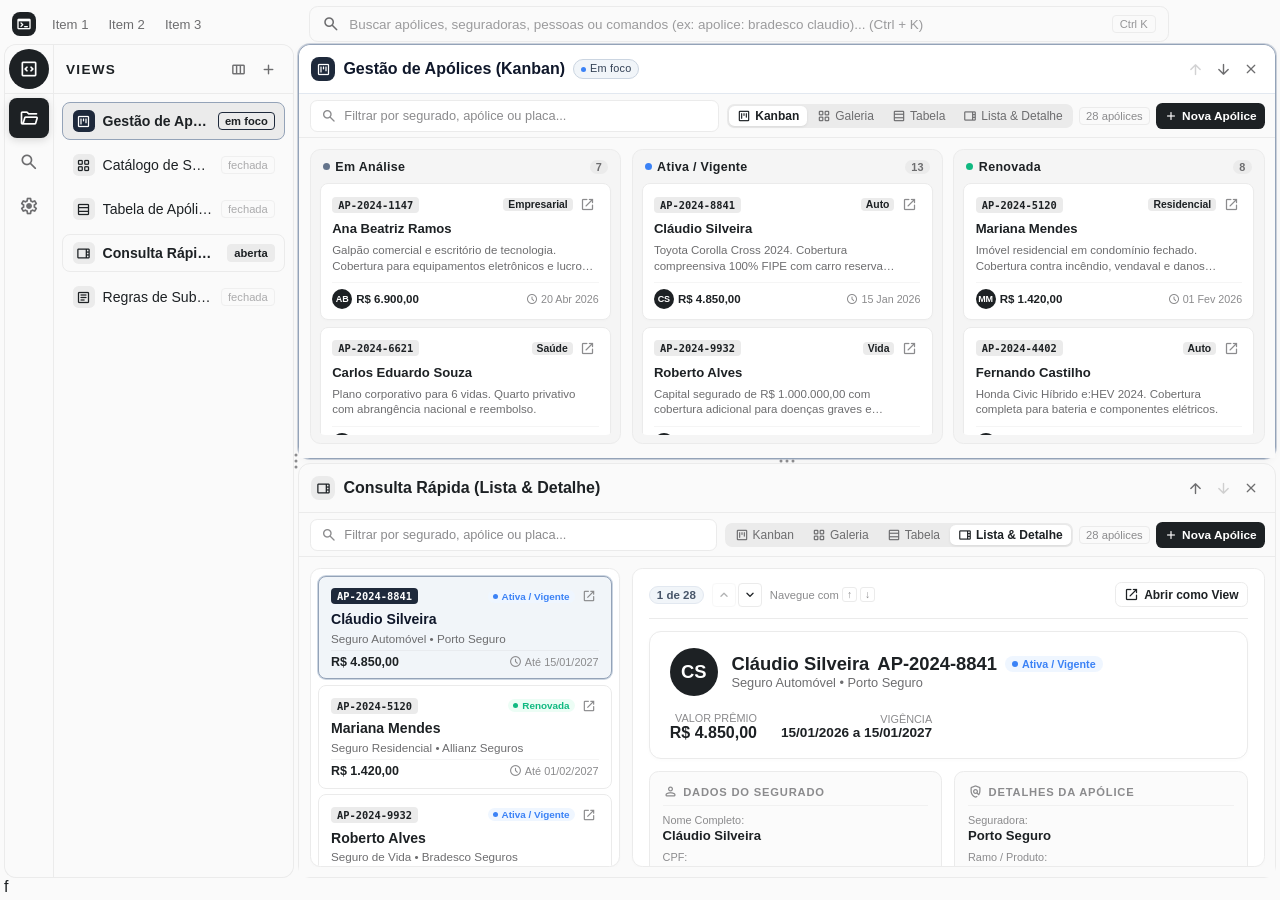
<file: index.html>
<!DOCTYPE html>
<html lang="pt-BR">
    <head>
        <meta charset="UTF-8">
        <meta name="viewport" content="width=device-width, initial-scale=1.0">
        <title>Design Pattern</title>
        <link rel="preconnect" href="https://fonts.googleapis.com">
        <link rel="preconnect" href="https://fonts.gstatic.com" crossorigin>
        <link href="https://fonts.googleapis.com/css2?family=Google+Sans+Flex:wght@100..900&family=Material+Symbols+Rounded:opsz,wght,FILL,GRAD@20..48,100..700,0..1,-50..200&display=swap" rel="stylesheet">
        <link rel="stylesheet" href="style.css">
    </head>
    <body>
        <header id="mHeader">
            <div class="header-left">
                <div id="mLogo"><span class="material-symbols-rounded">terminal</span></div>
                <ul id="mMenu">
                    <li>Item 1</li>
                    <li>Item 2</li>
                    <li>Item 3</li>
                </ul>
            </div>

            <div class="header-center">
                <div id="smartSearchBar" class="smart-search-bar" role="search">
                    <span class="material-symbols-rounded search-icon">search</span>
                    <input type="text" id="smartSearchInput" class="smart-search-input" placeholder="Buscar apólices, seguradoras, pessoas ou comandos (ex: apolice: bradesco claudio)... (Ctrl + K)" autocomplete="off" spellcheck="false">
                    <kbd class="search-shortcut-badge">Ctrl K</kbd>
                </div>
                <div id="searchDropdown" class="search-dropdown" style="display: none;">
                    <div id="searchResults" class="search-results"></div>
                    <div class="search-footer">
                        <span><kbd>Tab</kbd> Completar</span>
                        <span><kbd>↑</kbd><kbd>↓</kbd> Navegar</span>
                        <span><kbd>↵</kbd> Selecionar</span>
                        <span><kbd>Alt</kbd>+<kbd>←</kbd><kbd>→</kbd> Mover View</span>
                        <span><kbd>Esc</kbd> Fechar</span>
                    </div>
                </div>
            </div>

            <div class="header-right" aria-hidden="true"></div>
        </header>

        <nav id="mNav">
            <div class="nav-logo"><span class="material-symbols-rounded">code_blocks</span></div>
            <div class="nav-divider" aria-hidden="true"></div>
            <ul>
                <li id="navItemExplorer" class="nav-item is-active" title="Explorador de Views (Item 1)">
                    <span class="material-symbols-rounded">folder_open</span>
                </li>
                <li class="nav-item" title="Pesquisa">
                    <span class="material-symbols-rounded">search</span>
                </li>
                <li class="nav-item" title="Configurações">
                    <span class="material-symbols-rounded">settings</span>
                </li>
            </ul>
        </nav>

        <div id="mNavDivider" aria-hidden="true"></div>

        <aside id="mAside">
            <header class="aside-header">
                <span class="aside-title">VIEWS</span>
                <div class="aside-actions">
                    <button id="btnToggleLayout" class="aside-btn" title="Alternar layout (Empilhado / Lado a Lado)" type="button">
                        <span class="material-symbols-rounded">view_agenda</span>
                    </button>
                    <div class="aside-add-wrapper">
                        <button id="btnAddSection" class="aside-btn" title="Adicionar nova view" type="button">
                            <span class="material-symbols-rounded">add</span>
                        </button>
                        <div id="addViewMenu" class="add-view-dropdown" style="display: none;">
                            <div class="dropdown-header">Tipo de View</div>
                            <button class="add-view-opt" data-type="kanban" type="button">
                                <span class="material-symbols-rounded opt-icon">view_kanban</span>
                                <div class="opt-info">
                                    <span class="opt-title">Quadro Kanban</span>
                                    <span class="opt-desc">Colunas com toggle para Galeria</span>
                                </div>
                            </button>
                            <button class="add-view-opt" data-type="gallery" type="button">
                                <span class="material-symbols-rounded opt-icon">grid_view</span>
                                <div class="opt-info">
                                    <span class="opt-title">Visão Galeria</span>
                                    <span class="opt-desc">Grade de cards pesquisável</span>
                                </div>
                            </button>
                            <button class="add-view-opt" data-type="table" type="button">
                                <span class="material-symbols-rounded opt-icon">table_rows</span>
                                <div class="opt-info">
                                    <span class="opt-title">Visão Tabela</span>
                                    <span class="opt-desc">Linhas e colunas com ordenação</span>
                                </div>
                            </button>
                            <button class="add-view-opt" data-type="list-detail" type="button">
                                <span class="material-symbols-rounded opt-icon">view_sidebar</span>
                                <div class="opt-info">
                                    <span class="opt-title">Lista & Detalhes</span>
                                    <span class="opt-desc">Consulta rápida sem abrir novas views</span>
                                </div>
                            </button>
                            <button class="add-view-opt" data-type="doc" type="button">
                                <span class="material-symbols-rounded opt-icon">description</span>
                                <div class="opt-info">
                                    <span class="opt-title">Documento</span>
                                    <span class="opt-desc">Anotações e especificações</span>
                                </div>
                            </button>
                        </div>
                    </div>
                    <button id="btnCloseAsideMobile" class="aside-btn aside-close-mobile" title="Recolher painel" type="button">
                        <span class="material-symbols-rounded">expand_more</span>
                    </button>
                </div>
            </header>
            <div id="asideSectionList" class="aside-section-list"></div>
            <span class="aside-indicator" title="Arraste para redimensionar"><span class="indicator-dots"><i class="dot"></i><i class="dot"></i><i class="dot"></i></span></span>
        </aside>

        <main id="mMain">
            <!-- Renderizado dinamicamente pelo main.js -->
        </main>

        <footer id="mFooter">f</footer>

        <script src="main.js"></script>
    </body>
</html>
</file>
<file: style.css>
:root {
    /* Dimensões base consistentes */
    --nav-item-size: 40px;                 /* Tamanho exato do item (40x40px) */
    --nav-padding: 4px;                    /* Padding interno do Nav */
    --nav-width: calc(var(--nav-item-size) + (var(--nav-padding) * 2) + 1px); /* 40 + 8 + 1 (borda) = 49px */
    --header-height: 49px;                 /* Altura consistente dos cabeçalhos (.section-header, .aside-header) perfeitamente alinhada com o topo do nav */
    --gap-size: 4px;                      /* 4px de gap padrão */
    
    /* Cores extraídas diretamente da imagem de referência */
    --color-black: #fafafa;
    --color-white: #1d2124;
    --color-cyan: #ebebeb;
    --color-transparent: transparent;

    /* Variáveis semânticas baseadas na paleta da imagem */
    --color-text-primary: #1d2124;        /* Títulos e textos de destaque (#1d2124) */
    --color-text-secondary: #6d6d6f;      /* Corpo, descrições e itens secundários (#6d6d6f) */
    --color-text-muted: #8b8b8d;          /* Breadcrumbs, datas, legendas e atalhos (#8b8b8d) */
    --color-outline: #ebebeb;             /* Contorno padrão de cards, inputs e divisórias (#ebebeb) */
    --color-outline-focus: #d7d7d9;       /* Contorno em foco / hover (#d7d7d9) */
    --color-bg-card: #ffffff;             /* Fundo branco dos cards (#ffffff) */
    --color-bg-nav: #f9f9fa;              /* Fundo suave do menu/navegação (#f9f9fa) */
}

* {
    margin: 0;
    padding: 0;
    box-sizing: border-box;
    font-family: 'Google Sans Flex', -apple-system, BlinkMacSystemFont, sans-serif;
}

button, input, textarea, select {
    font-family: inherit;
}

/* ================= MATERIAL SYMBOLS ROUNDED ================= */
.material-symbols-rounded {
    font-family: 'Material Symbols Rounded';
    font-weight: normal;
    font-style: normal;
    font-size: 20px;
    line-height: 1;
    display: inline-block;
    text-transform: none;
    letter-spacing: normal;
    word-wrap: normal;
    white-space: nowrap;
    direction: ltr;
    -webkit-font-smoothing: antialiased;
    font-variation-settings: 'FILL' 0, 'wght' 400, 'GRAD' 0, 'opsz' 24;
    user-select: none;
}

#mLogo .material-symbols-rounded {
    font-size: 16px;
}

.nav-logo .material-symbols-rounded,
.nav-item .material-symbols-rounded {
    font-size: 20px;
}

.section-icon .material-symbols-rounded,
.aside-item-icon .material-symbols-rounded {
    font-size: 15px;
}

.section-btn .material-symbols-rounded,
.aside-btn .material-symbols-rounded {
    font-size: 17px;
}

.section-close .material-symbols-rounded {
    font-size: 16px;
}

.empty-state-icon .material-symbols-rounded {
    font-size: 34px;
}

body {
    height: 100dvh;
    background-color: var(--color-black);
    display: grid;
    grid-template-rows: auto 1fr auto;
    grid-template-columns: var(--nav-width) 1px var(--aside-width, 1fr) 4fr;
    grid-template-areas:
        "mHeader mHeader mHeader mHeader"
        "mNav mNavDivider mAside mMain"
        "mFooter mFooter mFooter mFooter";
    padding: var(--gap-size);
    overflow: hidden;
}

body > * {
    color: var(--color-white);
}

/* ================= HEADER SUPERIOR ================= */
#mHeader {
    grid-area: mHeader;
    display: grid;
    grid-template-columns: auto 1fr auto;
    align-items: center;
    position: relative;
    padding-inline: 0.5rem;
    gap: 1.25rem;
    z-index: 100;
}

.header-left {
    display: flex;
    align-items: center;
    gap: 0.5rem;
    justify-self: start;

    #mLogo {
        display: grid;
        place-items: center;
        background-color: var(--color-text-primary);
        color: #ffffff;
        width: 24px;
        height: 24px;
        margin-block: 0.5rem;
        border-radius: 0.5rem;
    }

    #mMenu {
        display: flex;
        align-items: center;
        gap: 0.25rem;

        li {
            list-style: none;
            padding-inline: 0.5rem;
            background-color: transparent;
            color: var(--color-text-secondary);
            height: 24px;
            margin-block: 0.5rem;
            border-radius: 0.5rem;
            cursor: pointer;
            display: grid;
            place-items: center;
            font-size: 0.82rem;
            transition: background-color 120ms ease, color 120ms ease;

            &:hover {
                background-color: var(--color-outline);
                color: var(--color-text-primary);
            }
        }
    }
}

.header-center {
    display: flex;
    justify-content: center;
    position: relative;
    width: 100%;
    min-width: 320px;
    max-width: 860px;
    justify-self: center;
    margin-inline: auto;
}

/* Barra de busca inteligente */
.smart-search-bar {
    width: 100%;
    height: 36px;
    background-color: var(--color-black);
    border: 1px solid var(--color-cyan);
    border-radius: 0.55rem;
    display: flex;
    align-items: center;
    padding: 0 0.75rem;
    gap: 0.6rem;
    cursor: text;
    transition: border-color 150ms ease, box-shadow 150ms ease, background-color 150ms ease;

    &:hover {
        border-color: var(--color-white);
        box-shadow: 0 0 0.4rem var(--color-cyan);
    }

    &:focus-within {
        border-color: var(--color-white);
        box-shadow: 0 0 0.6rem var(--color-cyan);
        background-color: var(--color-black);
    }

    .search-icon {
        font-size: 18px;
        color: var(--color-text-secondary);
        flex-shrink: 0;
        transition: color 150ms ease;
    }

    &:focus-within .search-icon {
        color: var(--color-text-primary);
    }

    .smart-search-input {
        background: transparent;
        border: 0;
        outline: none;
        color: var(--color-text-primary);
        font-size: 0.88rem;
        width: 100%;
        line-height: 1;

        &::placeholder {
            color: var(--color-text-muted);
            opacity: 0.85;
            font-size: 0.84rem;
        }
    }

    .search-shortcut-badge {
        font-size: 0.7rem;
        padding: 2px 7px;
        border-radius: 4px;
        border: 1px solid var(--color-outline);
        color: var(--color-text-muted);
        white-space: nowrap;
        opacity: 0.9;
        flex-shrink: 0;
        font-family: inherit;
        user-select: none;
    }
}

/* Painel suspenso de resultados inteligentes */
.search-dropdown {
    position: absolute;
    top: calc(100% + 6px);
    left: 0;
    right: 0;
    background-color: var(--color-black);
    border: 1px solid var(--color-cyan);
    border-radius: 0.75rem;
    box-shadow: 0 10px 28px rgba(0, 0, 0, 0.2), 0 0 0.6rem var(--color-cyan);
    z-index: 200;
    overflow: hidden;
    animation: searchDropdownFade 150ms ease;
}

@keyframes searchDropdownFade {
    from { opacity: 0; transform: translateY(-4px); }
    to { opacity: 1; transform: translateY(0); }
}

.search-results {
    max-height: 320px;
    overflow-y: auto;
    padding: 0.4rem;
    display: flex;
    flex-direction: column;
    gap: 0.2rem;
}

.search-category-title {
    font-size: 0.68rem;
    font-weight: 700;
    letter-spacing: 0.08rem;
    text-transform: uppercase;
    color: var(--color-text-muted);
    opacity: 1;
    padding: 0.4rem 0.5rem 0.2rem;
}

.search-item {
    display: grid;
    grid-template-columns: 24px 1fr auto auto;
    gap: 0.5rem;
    align-items: center;
    padding: 0.45rem 0.6rem;
    border-radius: 0.45rem;
    cursor: pointer;
    font-size: 0.85rem;
    color: var(--color-white);
    transition: background-color 100ms ease;
    user-select: none;

    .search-item-icon {
        width: 24px;
        height: 24px;
        border-radius: 0.35rem;
        background-color: var(--color-outline);
        color: var(--color-text-primary);
        display: grid;
        place-items: center;
        font-size: 15px;
        transition: background-color 100ms ease, color 100ms ease;
    }

    .search-item-info {
        display: flex;
        flex-direction: column;
        min-width: 0;
        gap: 1px;
    }

    .search-item-title {
        overflow: hidden;
        text-overflow: ellipsis;
        white-space: nowrap;

        mark {
            background-color: transparent;
            color: var(--color-text-primary);
            font-weight: 700;
            text-decoration: underline;
        }
    }

    .search-item-sub {
        font-size: 0.72rem;
        color: var(--color-text-secondary);
        white-space: nowrap;
        overflow: hidden;
        text-overflow: ellipsis;
        opacity: 0.85;

        mark {
            background-color: transparent;
            color: var(--color-text-primary);
            font-weight: 700;
            text-decoration: underline;
        }
    }

    .search-item-hint {
        font-size: 0.7rem;
        opacity: 0.7;
        padding: 2px 6px;
        border-radius: 4px;
        border: 1px solid var(--color-outline);
        color: var(--color-text-muted);
    }

    .search-item-tab-hint {
        display: none;
        align-items: center;
        gap: 2px;
        font-size: 0.65rem;
        padding: 1px 5px;
        border-radius: 3px;
        background-color: #ffffff;
        border: 1px solid #cbd5e1;
        color: #334155;
        font-weight: 600;
        white-space: nowrap;

        kbd {
            font-family: inherit;
            font-size: 0.62rem;
            color: #0f172a;
        }
    }

    &:hover,
    &.is-selected {
        background-color: var(--color-outline);
        color: var(--color-text-primary);

        .search-item-tab-hint {
            display: inline-flex;
        }
        color: var(--color-text-primary);

        .search-item-icon {
            background-color: var(--color-text-primary);
            color: #ffffff;
        }

        .search-item-title mark {
            color: var(--color-text-primary);
            text-decoration: underline;
            font-weight: 800;
        }

        .search-item-hint {
            border-color: var(--color-text-secondary);
            color: var(--color-text-primary);
            opacity: 1;
        }
    }
}

.search-no-results {
    padding: 1.25rem;
    text-align: center;
    font-size: 0.85rem;
    opacity: 0.7;
    color: var(--color-white);
}

.search-footer {
    display: flex;
    justify-content: flex-end;
    gap: 0.75rem;
    padding: 0.4rem 0.75rem;
    border-top: 1px solid var(--color-outline);
    background-color: var(--color-black);
    font-size: 0.7rem;
    color: var(--color-text-muted);

    span {
        display: flex;
        align-items: center;
        gap: 0.25rem;

        kbd {
            padding: 1px 4px;
            border: 1px solid var(--color-outline);
            border-radius: 3px;
            font-size: 0.65rem;
            color: var(--color-text-muted);
        }
    }
}

.header-right {
    display: flex;
    align-items: center;
    justify-content: flex-end;
    justify-self: end;
}

/* ================= NAV (ACTIVITY BAR) ================= */
#mNav {
    grid-area: mNav;
    border: 1px solid var(--color-cyan);
    border-right: 0;
    border-radius: 0.75rem 0 0 0.75rem;
    display: flex;
    flex-direction: column;
    align-items: center;
    padding-block: var(--nav-padding);
    padding-inline: 0;
    gap: var(--nav-padding);
    width: var(--nav-width);

    > .nav-logo {
        width: var(--nav-item-size);
        height: var(--nav-item-size);
        background-color: var(--color-text-primary);
        color: #ffffff;
        border-radius: 50%;
        cursor: pointer;
        display: grid;
        place-items: center;
        flex-shrink: 0;
    }

    > .nav-divider {
        width: 100%;
        height: 1px;
        background-color: var(--color-outline);
        flex-shrink: 0;
    }

    ul {
        list-style: none;
        display: flex;
        flex-direction: column;
        align-items: center;
        gap: var(--nav-padding);
        width: 100%;

        li {
            background-color: transparent;
            color: var(--color-text-secondary);
            width: var(--nav-item-size);
            height: var(--nav-item-size);
            border-radius: 0.5rem;
            cursor: pointer;
            display: grid;
            place-items: center;
            flex-shrink: 0;
            transition: background-color 150ms ease, color 150ms ease, box-shadow 150ms ease;

            &:hover {
                background-color: var(--color-outline);
                color: var(--color-text-primary);
            }

            &.is-active {
                background-color: var(--color-text-primary);
                color: #ffffff;
                box-shadow: 0 2px 8px rgba(0, 0, 0, 0.15);
            }
        }
    }
}

#mNavDivider {
    grid-area: mNavDivider;
    border: 0;
    background-color: var(--color-cyan);
}

/* ================= ASIDE ================= */
#mAside {
    grid-area: mAside;
    border: 1px solid var(--color-cyan);
    border-left: 0;
    border-radius: 0 0.75rem 0.75rem 0;
    margin-right: var(--gap-size);
    position: relative;
    display: flex;
    flex-direction: column;
    overflow: visible;
}

.aside-header {
    width: 100%;
    height: var(--header-height);
    padding-inline: 0.75rem;
    display: flex;
    align-items: center;
    justify-content: space-between;
    border-bottom: 1px solid var(--color-cyan);
    flex-shrink: 0;
}

.aside-title {
    font-size: 0.85rem;
    font-weight: 700;
    letter-spacing: 0.08rem;
    color: var(--color-white);
}

.aside-actions {
    display: flex;
    align-items: center;
    gap: 0.25rem;
}

.aside-btn {
    width: 26px;
    height: 26px;
    border: 0;
    background-color: transparent;
    color: var(--color-text-secondary);
    border-radius: 0.35rem;
    cursor: pointer;
    display: grid;
    place-items: center;
    font-size: 1rem;
    line-height: 1;
    transition: background-color 120ms ease, color 120ms ease;

    &:hover {
        background-color: var(--color-outline);
        color: var(--color-text-primary);
    }
}

.aside-close-mobile {
    display: none;
}

/* Dropdown de Adicionar View */
.aside-add-wrapper {
    position: relative;
}

.add-view-dropdown {
    position: absolute;
    top: calc(100% + 6px);
    right: 0;
    width: 230px;
    background-color: var(--color-bg-card);
    border: 1px solid var(--color-outline);
    border-radius: 0.65rem;
    box-shadow: 0 8px 24px rgba(0, 0, 0, 0.12);
    z-index: 100;
    padding: 0.35rem;
    display: flex;
    flex-direction: column;
    gap: 0.2rem;
    animation: searchDropdownFade 140ms ease;
}

.add-view-dropdown .dropdown-header {
    font-size: 0.65rem;
    text-transform: uppercase;
    font-weight: 700;
    letter-spacing: 0.05rem;
    color: var(--color-text-muted);
    padding: 0.3rem 0.5rem 0.15rem;
}

.add-view-opt {
    display: flex;
    align-items: center;
    gap: 0.5rem;
    width: 100%;
    padding: 0.45rem 0.5rem;
    border: 0;
    background: transparent;
    border-radius: 0.45rem;
    cursor: pointer;
    text-align: left;
    transition: background-color 100ms ease;
    color: var(--color-text-primary);
}

.add-view-opt:hover {
    background-color: var(--color-outline);
}

.add-view-opt .opt-icon {
    font-size: 18px;
    color: var(--color-text-secondary);
    display: grid;
    place-items: center;
    width: 28px;
    height: 28px;
    border-radius: 0.35rem;
    background-color: var(--color-outline);
    flex-shrink: 0;
}

.add-view-opt:hover .opt-icon {
    background-color: var(--color-text-primary);
    color: #ffffff;
}

.add-view-opt .opt-info {
    display: flex;
    flex-direction: column;
    min-width: 0;
}

.add-view-opt .opt-title {
    font-size: 0.8rem;
    font-weight: 600;
    color: var(--color-text-primary);
}

.add-view-opt .opt-desc {
    font-size: 0.68rem;
    color: var(--color-text-muted);
    white-space: nowrap;
    overflow: hidden;
    text-overflow: ellipsis;
}

/* ================= ASIDE SECTION LIST ================= */
.aside-section-list {
    display: flex;
    flex-direction: column;
    gap: 0.35rem;
    padding: 0.5rem;
    overflow-y: auto;
    flex: 1;
}

.aside-section-item {
    display: grid;
    grid-template-columns: 22px 1fr auto;
    gap: 0.5rem;
    align-items: center;
    padding: 0.45rem 0.6rem;
    border-radius: 0.5rem;
    cursor: pointer;
    user-select: none;
    font-size: 0.88rem;
    border: 1px solid transparent;
    color: var(--color-text-primary);
    transition: background-color 120ms ease, border-color 120ms ease;

    &:hover {
        background-color: var(--color-outline);
        color: var(--color-text-primary);
    }

    &.is-open {
        border-color: var(--color-outline);
        font-weight: 600;
        color: var(--color-text-primary);
    }

    &.is-focused {
        border-color: #94a3b8;
        background-color: var(--color-outline);

        .aside-item-icon {
            background-color: #1e293b;
            color: #ffffff;
        }

        .aside-item-badge {
            background-color: #1e293b;
            color: #ffffff;
            border-color: #1e293b;
        }
    }
}

.aside-item-icon {
    width: 22px;
    height: 22px;
    border-radius: 0.35rem;
    background-color: var(--color-outline);
    color: var(--color-text-primary);
    display: grid;
    place-items: center;
    font-size: 0.75rem;
    font-weight: bold;
}

.aside-item-title {
    overflow: hidden;
    text-overflow: ellipsis;
    white-space: nowrap;
}

.aside-item-badge {
    font-size: 0.7rem;
    padding: 2px 6px;
    border-radius: 4px;
    opacity: 0.7;
    border: 1px solid var(--color-outline);
    color: var(--color-text-muted);
}

.aside-section-item.is-open .aside-item-badge {
    opacity: 1;
    background-color: var(--color-outline);
    color: var(--color-text-primary);
}

.aside-section-item:hover.is-open .aside-item-badge {
    background-color: var(--color-text-primary);
    color: #ffffff;
}

/* ================= RESIZE INDICATOR ASIDE ================= */
.aside-indicator {
    position: absolute;
    left: calc(100% + 1px);
    top: 0;
    bottom: 0;
    width: var(--gap-size);
    cursor: col-resize;
    user-select: none;
    z-index: 20;
    display: flex;
    align-items: center;
    justify-content: center;
    background-color: transparent;
    transition: background-color 150ms ease, box-shadow 150ms ease;
    flex-shrink: 0;
    margin: 0;

    &::before {
        content: '';
        position: absolute;
        left: -4px;
        right: -4px;
        top: 0;
        bottom: 0;
    }

    .indicator-dots {
        position: absolute;
        top: 50%;
        left: 50%;
        transform: translate(-50%, -50%);
        display: flex;
        flex-direction: column;
        align-items: center;
        justify-content: center;
        gap: 3px;
        pointer-events: none;
        z-index: 2;

        .dot {
            width: 3px;
            height: 3px;
            background-color: var(--color-text-muted);
            border-radius: 50%;
            display: block;
            transition: background-color 150ms ease;
            flex-shrink: 0;
        }
    }

    &:hover {
        background-color: var(--color-text-primary);
        box-shadow: 0 0 0.5rem rgba(0, 0, 0, 0.15);
        border-radius: 2px;

        .indicator-dots .dot {
            background-color: #ffffff;
        }
    }
}

/* ================= MAIN (FLEX LAYOUT DINÂMICO) ================= */
#mMain {
    grid-area: mMain;
    position: relative;
    display: flex;
    flex-direction: column;
    gap: 0;
    overflow: visible;
    min-height: 0;
    min-width: 0;
}

#mMain.is-side-by-side {
    flex-direction: row;
}

/* ================= SEÇÕES NO MAIN ================= */
.main-section {
    display: flex;
    flex-direction: column;
    border: 1px solid var(--color-cyan);
    border-radius: 0.75rem;
    position: relative;
    overflow: visible;
    min-height: 60px;
    min-width: 60px;
    flex: 1 1 0px;
    background-color: var(--color-black);
    transition: box-shadow 150ms ease, border-color 150ms ease;
    outline: none;

    &.is-drag-over {
        border-color: var(--color-white);
        box-shadow: 0 0 0.75rem var(--color-cyan);
    }

    &.is-focused {
        border-color: #94a3b8;
        box-shadow: 0 0 0 1px rgba(148, 163, 184, 0.45), 0 2px 8px rgba(0, 0, 0, 0.04);

        .section-header {
            background-color: #ffffff;
            border-bottom-color: #e2e8f0;
        }

        .section-title {
            color: #0f172a;
        }

        .section-icon {
            background-color: #1e293b;
            color: #ffffff;
        }
    }
}

.section-focus-indicator {
    display: none;
    align-items: center;
    gap: 4px;
    font-size: 0.68rem;
    font-weight: 500;
    padding: 1px 7px;
    border-radius: 999px;
    background-color: #f1f5f9;
    color: #334155;
    border: 1px solid #cbd5e1;
    letter-spacing: 0.02em;
    user-select: none;
    line-height: 1.4;
    flex-shrink: 0;

    .focus-dot {
        display: inline-block;
        width: 5px;
        height: 5px;
        border-radius: 50%;
        background-color: #3b82f6;
    }
}

.main-section.is-focused .section-focus-indicator {
    display: inline-flex;
}

.section-header {
    width: 100%;
    height: var(--header-height);
    padding-inline: 0.75rem;
    display: flex;
    align-items: center;
    justify-content: space-between;
    border-bottom: 1px solid var(--color-cyan);
    border-radius: 0.75rem 0.75rem 0 0;
    flex-shrink: 0;
    cursor: grab;
    user-select: none;
    transition: background-color 150ms ease, border-color 150ms ease;

    &:active {
        cursor: grabbing;
    }
}

.section-header-left {
    display: flex;
    align-items: center;
    gap: 0.5rem;
    min-width: 0;
}

.section-icon {
    width: 24px;
    height: 24px;
    display: grid;
    place-items: center;
    background-color: var(--color-outline);
    color: var(--color-text-primary);
    border-radius: 0.5rem;
    flex-shrink: 0;
    transition: background-color 150ms ease, color 150ms ease;
}

.section-title {
    min-width: 0;
    font-weight: 600;
    color: var(--color-text-primary);
    white-space: nowrap;
    overflow: hidden;
    text-overflow: ellipsis;
}

.section-header-actions {
    display: flex;
    align-items: center;
    gap: 0.25rem;
}

.section-btn {
    width: 24px;
    height: 24px;
    border: 0;
    padding: 0;
    display: grid;
    place-items: center;
    background-color: var(--color-transparent);
    color: var(--color-text-secondary);
    font: inherit;
    font-size: 0.9rem;
    line-height: 1;
    cursor: pointer;
    border-radius: 0.25rem;
    transition: background-color 120ms ease, color 120ms ease;

    &:hover {
        background-color: var(--color-outline);
        color: var(--color-text-primary);
    }
}

.section-close {
    width: 24px;
    height: 24px;
    border: 0;
    padding: 0;
    display: grid;
    place-items: center;
    background-color: var(--color-transparent);
    color: var(--color-text-secondary);
    font: inherit;
    font-size: 1.1rem;
    line-height: 1;
    cursor: pointer;
    border-radius: 0.25rem;
    transition: background-color 120ms ease, color 120ms ease;

    &:hover {
        background-color: var(--color-outline);
        color: var(--color-text-primary);
    }
}

.section-body {
    padding: 0;
    flex: 1;
    min-height: 0;
    overflow: hidden;
    color: var(--color-white);
    display: flex;
    flex-direction: column;
}

/* ========================================================
   VIEW CONTAINER & VIEW TOOLBAR (KANBAN / GALERIA TOGGLE)
   ======================================================== */
.view-container {
    display: flex;
    flex-direction: column;
    height: 100%;
    width: 100%;
    min-height: 0;
    overflow: hidden;
    background-color: var(--color-black);
}

.view-toolbar {
    display: flex;
    align-items: center;
    justify-content: space-between;
    gap: 0.5rem;
    padding: 0.35rem 0.65rem;
    border-bottom: 1px solid var(--color-outline);
    background-color: var(--color-black);
    flex-shrink: 0;
    user-select: none;
}

.view-toolbar-left {
    display: flex;
    align-items: center;
    gap: 0.4rem;
    flex: 1;
    min-width: 180px;
    max-width: 540px;
}

.view-search-box {
    display: flex;
    align-items: center;
    gap: 0.45rem;
    background-color: var(--color-bg-card);
    border: 1px solid var(--color-outline);
    border-radius: 0.45rem;
    padding: 0 0.65rem;
    height: 32px;
    width: 100%;
    transition: border-color 120ms ease, box-shadow 120ms ease;
}

.view-search-box:focus-within {
    border-color: var(--color-text-primary);
    box-shadow: 0 0 0.4rem var(--color-outline-focus);
}

.view-search-icon {
    font-size: 16px;
    color: var(--color-text-muted);
    flex-shrink: 0;
}

.view-filter-input {
    border: 0;
    outline: none;
    background: transparent;
    font-size: 0.84rem;
    color: var(--color-text-primary);
    width: 100%;
}

.view-filter-input::placeholder {
    color: var(--color-text-muted);
    font-size: 0.8rem;
}

.view-filter-clear {
    border: 0;
    background: transparent;
    cursor: pointer;
    display: grid;
    place-items: center;
    color: var(--color-text-muted);
    padding: 0;
    font-size: 14px;
    line-height: 1;
}

.view-filter-clear:hover {
    color: var(--color-text-primary);
}

.view-toolbar-right {
    display: flex;
    align-items: center;
    gap: 0.4rem;
    flex-shrink: 0;
}

/* Toggle Segmentado: [ ⊞ Kanban ] [ ▦ Galeria ] */
.view-mode-toggle {
    display: inline-flex;
    background-color: var(--color-outline);
    border-radius: 0.45rem;
    padding: 2px;
    gap: 2px;
}

.mode-toggle-btn {
    display: inline-flex;
    align-items: center;
    gap: 0.25rem;
    border: 0;
    background: transparent;
    color: var(--color-text-secondary);
    padding: 3px 8px;
    border-radius: 0.35rem;
    font-size: 0.75rem;
    font-weight: 500;
    cursor: pointer;
    transition: all 120ms ease;
    line-height: 1;
}

.mode-toggle-btn .material-symbols-rounded {
    font-size: 14px;
}

.mode-toggle-btn:hover {
    color: var(--color-text-primary);
}

.mode-toggle-btn.is-active {
    background-color: var(--color-bg-card);
    color: var(--color-text-primary);
    font-weight: 600;
    box-shadow: 0 1px 3px rgba(0, 0, 0, 0.08);
}

.view-item-count {
    font-size: 0.7rem;
    color: var(--color-text-muted);
    padding: 2px 6px;
    border-radius: 4px;
    border: 1px solid var(--color-outline);
    white-space: nowrap;
}

.view-add-card-btn {
    display: inline-flex;
    align-items: center;
    gap: 0.25rem;
    height: 26px;
    padding: 0 8px;
    background-color: var(--color-text-primary);
    color: #ffffff;
    border: 0;
    border-radius: 0.4rem;
    font-size: 0.74rem;
    font-weight: 600;
    cursor: pointer;
    transition: background-color 120ms ease, transform 100ms ease;
}

.view-add-card-btn:hover {
    background-color: #35393d;
    transform: translateY(-0.5px);
}

.view-add-card-btn .material-symbols-rounded {
    font-size: 14px;
}

.view-content {
    flex: 1;
    min-height: 0;
    overflow-y: auto;
    padding: 0.65rem;
    display: flex;
    flex-direction: column;
}

/* ========================================================
   VISÃO KANBAN (COLUNAS & CARDS ARRASTÁVEIS)
   ======================================================== */
.kanban-board {
    display: flex;
    gap: 0.65rem;
    overflow-x: auto;
    overflow-y: hidden;
    flex: 1;
    min-height: 0;
    align-items: stretch;
    padding-bottom: 4px;
}

.kanban-column {
    flex: 1 1 0px;
    min-width: 220px;
    max-width: 320px;
    background-color: rgba(0, 0, 0, 0.02);
    border: 1px solid var(--color-outline);
    border-radius: 0.65rem;
    display: flex;
    flex-direction: column;
    padding: 0.45rem;
    min-height: 0;
}

.kanban-col-header {
    display: flex;
    align-items: center;
    justify-content: space-between;
    padding: 0.2rem 0.3rem 0.45rem;
    font-size: 0.78rem;
    font-weight: 700;
    letter-spacing: 0.02rem;
    color: var(--color-text-primary);
    user-select: none;
}

.col-header-left {
    display: flex;
    align-items: center;
    gap: 0.35rem;
}

.col-status-dot {
    width: 7px;
    height: 7px;
    border-radius: 50%;
}

.col-count-badge {
    font-size: 0.68rem;
    font-weight: 600;
    background-color: var(--color-outline);
    color: var(--color-text-secondary);
    border-radius: 8px;
    padding: 1px 6px;
}

.kanban-cards-track {
    display: flex;
    flex-direction: column;
    gap: 0.45rem;
    overflow-y: auto;
    flex: 1;
    min-height: 60px;
    padding: 2px;
    border-radius: 0.45rem;
    transition: background-color 150ms ease, outline 150ms ease;
}

.kanban-cards-track.is-drag-target {
    background-color: rgba(29, 33, 36, 0.04);
    outline: 2px dashed var(--color-text-secondary);
    outline-offset: -2px;
}

.kanban-card {
    background-color: var(--color-bg-card);
    border: 1px solid var(--color-outline);
    border-radius: 0.5rem;
    padding: 0.6rem 0.7rem;
    display: flex;
    flex-direction: column;
    gap: 0.35rem;
    cursor: grab;
    user-select: none;
    box-shadow: 0 1px 3px rgba(0, 0, 0, 0.02);
    transition: transform 120ms ease, box-shadow 120ms ease, border-color 120ms ease, opacity 120ms ease;
}

.kanban-card:hover {
    border-color: var(--color-outline-focus);
    box-shadow: 0 3px 10px rgba(0, 0, 0, 0.05);
    transform: translateY(-1px);
}

.kanban-card:active {
    cursor: grabbing;
}

.kanban-card.is-dragging {
    opacity: 0.35;
    transform: scale(0.97);
}

.card-top-meta {
    display: flex;
    align-items: center;
    justify-content: space-between;
    gap: 0.35rem;
}

.card-tag {
    font-size: 0.65rem;
    font-weight: 600;
    padding: 1px 5px;
    border-radius: 4px;
    background-color: var(--color-outline);
    color: var(--color-text-primary);
}

.card-priority {
    font-size: 0.65rem;
    display: flex;
    align-items: center;
    gap: 3px;
    color: var(--color-text-muted);
}

.priority-dot {
    width: 6px;
    height: 6px;
    border-radius: 50%;
    flex-shrink: 0;
}

.card-title {
    font-size: 0.82rem;
    font-weight: 600;
    color: var(--color-text-primary);
    line-height: 1.25;
}

.card-title mark,
.card-desc mark {
    background-color: #fef08a;
    color: #1d2124;
    padding: 0 2px;
    border-radius: 2px;
}

.card-desc {
    font-size: 0.72rem;
    color: var(--color-text-secondary);
    line-height: 1.35;
    display: -webkit-box;
    -webkit-line-clamp: 2;
    -webkit-box-orient: vertical;
    overflow: hidden;
}

.card-footer {
    display: flex;
    align-items: center;
    justify-content: space-between;
    padding-top: 0.35rem;
    margin-top: 0.15rem;
    border-top: 1px solid rgba(0, 0, 0, 0.04);
}

.card-assignee {
    width: 20px;
    height: 20px;
    border-radius: 50%;
    background-color: var(--color-text-primary);
    color: #ffffff;
    font-size: 9px;
    font-weight: 700;
    display: grid;
    place-items: center;
    flex-shrink: 0;
}

.card-date {
    display: flex;
    align-items: center;
    gap: 3px;
    font-size: 0.67rem;
    color: var(--color-text-muted);
}

.card-date .material-symbols-rounded {
    font-size: 12px;
}

/* ========================================================
   VISÃO GALERIA (GRADE DE CARDS COM ALTA VISIBILIDADE)
   ======================================================== */
.gallery-grid {
    display: grid;
    grid-template-columns: repeat(auto-fill, minmax(240px, 1fr));
    align-content: start;
    align-items: start;
    gap: 0.65rem;
    overflow-y: auto;
    flex: 1;
    min-height: 0;
    padding-bottom: 8px;
}

.gallery-card {
    background-color: var(--color-bg-card);
    border: 1px solid var(--color-outline);
    border-radius: 0.65rem;
    padding: 0.8rem;
    display: flex;
    flex-direction: column;
    gap: 0.45rem;
    cursor: pointer;
    transition: transform 120ms ease, box-shadow 120ms ease, border-color 120ms ease;
    position: relative;
    box-shadow: 0 1px 4px rgba(0, 0, 0, 0.02);
    height: auto;
}

.gallery-card:hover {
    border-color: var(--color-outline-focus);
    box-shadow: 0 5px 16px rgba(0, 0, 0, 0.06);
    transform: translateY(-2px);
}

.gallery-card-top {
    display: flex;
    align-items: center;
    justify-content: space-between;
    gap: 0.4rem;
}

.gallery-status-pill {
    display: inline-flex;
    align-items: center;
    gap: 4px;
    font-size: 0.67rem;
    font-weight: 600;
    padding: 2px 7px;
    border-radius: 12px;
}

.gallery-card-title {
    font-size: 0.88rem;
    font-weight: 600;
    color: var(--color-text-primary);
    line-height: 1.3;
}

.gallery-card-desc {
    font-size: 0.75rem;
    color: var(--color-text-secondary);
    line-height: 1.4;
    display: -webkit-box;
    -webkit-line-clamp: 3;
    -webkit-box-orient: vertical;
    overflow: hidden;
    margin-bottom: 0.2rem;
}

.gallery-card-footer {
    display: flex;
    align-items: center;
    justify-content: space-between;
    padding-top: 0.5rem;
    border-top: 1px solid var(--color-outline);
    font-size: 0.7rem;
    color: var(--color-text-muted);
}

.gallery-assignee-info {
    display: flex;
    align-items: center;
    gap: 0.35rem;
}

.gallery-status-select {
    border: 1px solid var(--color-outline);
    background: var(--color-bg-card);
    color: var(--color-text-primary);
    border-radius: 4px;
    font-size: 0.68rem;
    padding: 2px 4px;
    cursor: pointer;
    outline: none;
}

/* ========================================================
   VISÃO DOCUMENTO (OUTRO TIPO DE VIEW DISPONÍVEL)
   ======================================================== */
.doc-view {
    flex: 1;
    overflow-y: auto;
    padding: 1rem 1.25rem;
    color: var(--color-text-primary);
    background-color: var(--color-bg-card);
    border-radius: 0.5rem;
    border: 1px solid var(--color-outline);
    display: flex;
    flex-direction: column;
    gap: 0.65rem;
}

.doc-view-title {
    font-size: 1.05rem;
    font-weight: 700;
    border-bottom: 1px solid var(--color-outline);
    padding-bottom: 0.4rem;
}

.doc-view-textarea {
    width: 100%;
    flex: 1;
    min-height: 140px;
    border: 0;
    outline: none;
    resize: none;
    font-family: inherit;
    font-size: 0.84rem;
    line-height: 1.55;
    color: var(--color-text-secondary);
    background: transparent;
}

/* ========================================================
   VISÃO TABELA (TABLE VIEW)
   ======================================================== */
.table-container {
    flex: 1;
    min-height: 0;
    overflow: auto;
    background-color: var(--color-bg-card);
    border: 1px solid var(--color-outline);
    border-radius: 0.65rem;
    box-shadow: 0 1px 3px rgba(0, 0, 0, 0.02);
}

.view-table {
    width: 100%;
    border-collapse: collapse;
    font-size: 0.8rem;
    text-align: left;
    white-space: nowrap;
}

.view-table thead {
    background-color: var(--color-black);
    position: sticky;
    top: 0;
    z-index: 10;
}

.view-table th {
    padding: 0.6rem 0.75rem;
    font-size: 0.72rem;
    font-weight: 700;
    letter-spacing: 0.04rem;
    text-transform: uppercase;
    color: var(--color-text-muted);
    border-bottom: 1px solid var(--color-outline);
}

.view-table td {
    padding: 0.55rem 0.75rem;
    border-bottom: 1px solid rgba(0, 0, 0, 0.04);
    color: var(--color-text-primary);
    vertical-align: middle;
}

.view-table tbody tr {
    cursor: pointer;
    transition: background-color 100ms ease;
}

.view-table tbody tr:hover {
    background-color: rgba(0, 0, 0, 0.025);
}

.table-policy-cell {
    font-family: monospace;
    font-size: 0.75rem;
    font-weight: 700;
    color: var(--color-text-primary);
    background-color: var(--color-outline);
    padding: 2px 6px;
    border-radius: 4px;
    display: inline-block;
}

.table-client-cell {
    display: flex;
    align-items: center;
    gap: 0.45rem;
    font-weight: 600;
}

.table-actions {
    display: flex;
    align-items: center;
    gap: 0.25rem;
}

.table-btn {
    width: 26px;
    height: 26px;
    border: 0;
    background: transparent;
    border-radius: 0.35rem;
    color: var(--color-text-secondary);
    cursor: pointer;
    display: grid;
    place-items: center;
    transition: background-color 120ms ease, color 120ms ease;
}

.table-btn:hover {
    background-color: var(--color-outline);
    color: var(--color-text-primary);
}

.table-btn .material-symbols-rounded {
    font-size: 16px;
}

/* Botão de abrir em nova view nos cards */
.card-open-btn {
    width: 22px;
    height: 22px;
    border: 0;
    background: transparent;
    border-radius: 0.35rem;
    color: var(--color-text-muted);
    cursor: pointer;
    display: grid;
    place-items: center;
    transition: all 120ms ease;
    padding: 0;
}

.card-open-btn:hover {
    background-color: var(--color-outline);
    color: var(--color-text-primary);
}

.card-open-btn .material-symbols-rounded {
    font-size: 15px;
}

/* ========================================================
   ESTILOS DE CADASTRO E DADOS DA APÓLICE
   ======================================================== */

.cadastro-card-grid {
    display: grid;
    grid-template-columns: repeat(2, 1fr);
    gap: 0.75rem;
}

@media (max-width: 600px) {
    .cadastro-card-grid {
        grid-template-columns: 1fr;
    }
}

.cadastro-box {
    background-color: rgba(0, 0, 0, 0.015);
    border: 1px solid var(--color-outline);
    border-radius: 0.6rem;
    padding: 0.8rem;
    display: flex;
    flex-direction: column;
    gap: 0.5rem;
}

.cadastro-box-title {
    font-size: 0.7rem;
    font-weight: 700;
    text-transform: uppercase;
    letter-spacing: 0.05rem;
    color: var(--color-text-muted);
    display: flex;
    align-items: center;
    gap: 0.35rem;
    padding-bottom: 0.35rem;
    border-bottom: 1px solid rgba(0, 0, 0, 0.04);
}

.cadastro-box-title .material-symbols-rounded {
    font-size: 15px;
}

.field-pair {
    display: flex;
    flex-direction: column;
    gap: 2px;
}

.field-pair .label {
    font-size: 0.68rem;
    color: var(--color-text-muted);
}

.field-pair .value {
    font-size: 0.82rem;
    font-weight: 600;
}

/* ========================================================
   VIEW DE CADASTRO NO WORKSPACE (TIPO 'CADASTRO')
   ======================================================== */
.cadastro-view-container {
    flex: 1;
    min-height: 0;
    overflow-y: auto;
    padding: 1rem;
    display: flex;
    flex-direction: column;
    gap: 1rem;
    background-color: var(--color-black);
}

.cadastro-hero {
    background-color: var(--color-bg-card);
    border: 1px solid var(--color-outline);
    border-radius: 0.75rem;
    padding: 1rem 1.25rem;
    display: flex;
    align-items: center;
    justify-content: space-between;
    gap: 1rem;
    flex-wrap: wrap;
    box-shadow: 0 1px 4px rgba(0, 0, 0, 0.02);
}

.cadastro-hero-left {
    display: flex;
    align-items: center;
    gap: 0.85rem;
}

.cadastro-hero-avatar {
    width: 48px;
    height: 48px;
    border-radius: 50%;
    background-color: var(--color-text-primary);
    color: #ffffff;
    font-size: 1.15rem;
    font-weight: 700;
    display: grid;
    place-items: center;
}

.cadastro-hero-title {
    font-size: 1.15rem;
    font-weight: 700;
    color: var(--color-text-primary);
    display: flex;
    align-items: center;
    gap: 0.5rem;
}

.cadastro-hero-sub {
    font-size: 0.8rem;
    color: var(--color-text-secondary);
}

.cadastro-hero-stats {
    display: flex;
    align-items: center;
    gap: 1.5rem;
}

.hero-stat-item {
    display: flex;
    flex-direction: column;
    align-items: flex-end;
}

.hero-stat-label {
    font-size: 0.68rem;
    text-transform: uppercase;
    color: var(--color-text-muted);
}

.hero-stat-val {
    font-size: 1rem;
    font-weight: 700;
    color: var(--color-text-primary);
}

/* ========================================================
   VISÃO LIST DETAIL (LISTA & DETALHES INTEGRADA)
   ======================================================== */
.list-detail-container {
    display: flex;
    flex: 1;
    min-height: 0;
    height: 100%;
    gap: 0.75rem;
    overflow: hidden;
}

.list-detail-master {
    flex: 0 0 310px;
    min-width: 250px;
    max-width: 380px;
    display: flex;
    flex-direction: column;
    background-color: var(--color-bg-card);
    border: 1px solid var(--color-outline);
    border-radius: 0.65rem;
    overflow: hidden;
    outline: none;
    box-shadow: 0 1px 3px rgba(0, 0, 0, 0.02);
    transition: border-color 150ms ease;

    &:focus-visible {
        border-color: #94a3b8;
    }
}

.list-detail-items {
    flex: 1;
    min-height: 0;
    overflow-y: auto;
    padding: 0.45rem;
    display: flex;
    flex-direction: column;
    gap: 0.35rem;
}

.list-detail-item {
    padding: 0.6rem 0.75rem;
    border-radius: 0.5rem;
    border: 1px solid var(--color-outline);
    background-color: #ffffff;
    cursor: pointer;
    user-select: none;
    transition: background-color 120ms ease, border-color 120ms ease, box-shadow 120ms ease;
    display: flex;
    flex-direction: column;
    gap: 0.3rem;

    &:hover {
        background-color: var(--color-outline);
        border-color: #d1d5db;
    }

    &.is-selected {
        background-color: #f1f5f9;
        border-color: #94a3b8;
        box-shadow: 0 0 0 1px #cbd5e1;

        .list-item-title {
            color: #0f172a;
        }

        .table-policy-cell {
            background-color: #1e293b;
            color: #ffffff;
        }
    }
}

.list-item-top {
    display: flex;
    align-items: center;
    justify-content: space-between;
    gap: 0.35rem;
}

.list-item-title {
    font-size: 0.88rem;
    font-weight: 700;
    color: var(--color-text-primary);
    overflow: hidden;
    text-overflow: ellipsis;
    white-space: nowrap;
}

.list-item-sub {
    font-size: 0.73rem;
    color: var(--color-text-secondary);
    overflow: hidden;
    text-overflow: ellipsis;
    white-space: nowrap;
}

.list-item-footer {
    display: flex;
    align-items: center;
    justify-content: space-between;
    padding-top: 0.25rem;
    border-top: 1px solid rgba(0, 0, 0, 0.04);
}

.list-item-price {
    font-size: 0.78rem;
    font-weight: 700;
    color: var(--color-text-primary);
}

.list-item-date {
    display: flex;
    align-items: center;
    gap: 3px;
    font-size: 0.68rem;
    color: var(--color-text-muted);

    .material-symbols-rounded {
        font-size: 13px;
    }
}

.list-item-detach-btn {
    width: 20px;
    height: 20px;
    display: grid;
    place-items: center;
    background: transparent;
    border: none;
    color: var(--color-text-muted);
    border-radius: 4px;
    cursor: pointer;
    transition: background-color 100ms ease, color 100ms ease;

    .material-symbols-rounded {
        font-size: 14px;
    }

    &:hover {
        background-color: var(--color-outline);
        color: var(--color-text-primary);
    }
}

.list-detail-pane {
    flex: 1;
    min-width: 0;
    min-height: 0;
    overflow-y: auto;
    background-color: var(--color-bg-card);
    border: 1px solid var(--color-outline);
    border-radius: 0.65rem;
    padding: 0.85rem 1rem;
    display: flex;
    flex-direction: column;
    box-shadow: 0 1px 3px rgba(0, 0, 0, 0.02);
}

.list-detail-header-nav {
    display: flex;
    align-items: center;
    justify-content: space-between;
    gap: 0.75rem;
    padding-bottom: 0.65rem;
    margin-bottom: 0.75rem;
    border-bottom: 1px solid var(--color-outline);
    flex-wrap: wrap;
}

.detail-nav-left {
    display: flex;
    align-items: center;
    gap: 0.5rem;
}

.detail-counter-badge {
    font-size: 0.72rem;
    font-weight: 600;
    padding: 2px 7px;
    border-radius: 999px;
    background-color: #f1f5f9;
    color: #475569;
    border: 1px solid #e2e8f0;
}

.detail-nav-btns {
    display: flex;
    align-items: center;
    gap: 2px;
}

.detail-btn-prev,
.detail-btn-next {
    width: 24px;
    height: 24px;
    border: 1px solid var(--color-outline);
    background-color: var(--color-bg-card);
    border-radius: 4px;
    display: grid;
    place-items: center;
    cursor: pointer;
    color: var(--color-text-primary);
    transition: background-color 120ms ease;

    .material-symbols-rounded {
        font-size: 16px;
    }

    &:hover:not(:disabled) {
        background-color: var(--color-outline);
    }

    &:disabled {
        opacity: 0.35;
        cursor: not-allowed;
    }
}

.detail-help-tip {
    font-size: 0.7rem;
    color: var(--color-text-muted);
    display: flex;
    align-items: center;
    gap: 3px;

    kbd {
        padding: 1px 4px;
        border: 1px solid var(--color-outline);
        border-radius: 3px;
        font-size: 0.65rem;
    }
}

.detail-open-view-btn {
    display: inline-flex;
    align-items: center;
    gap: 5px;
    padding: 4px 8px;
    font-size: 0.75rem;
    font-weight: 600;
    color: var(--color-text-primary);
    background-color: transparent;
    border: 1px solid var(--color-outline);
    border-radius: 0.4rem;
    cursor: pointer;
    transition: background-color 120ms ease;

    .material-symbols-rounded {
        font-size: 15px;
    }

    &:hover {
        background-color: var(--color-outline);
    }
}

/* ================= DIVISÓRIAS ENTRE SEÇÕES ================= */
.section-divider {
    position: relative;
    width: 100%;
    height: var(--gap-size);
    cursor: row-resize;
    user-select: none;
    z-index: 20;
    display: flex;
    align-items: center;
    justify-content: center;
    background-color: transparent;
    transition: background-color 150ms ease, box-shadow 150ms ease;
    flex-shrink: 0;
    margin: 0;

    &::before {
        content: '';
        position: absolute;
        top: -4px;
        bottom: -4px;
        left: 0;
        right: 0;
    }

    .indicator-dots {
        position: absolute;
        top: 50%;
        left: 50%;
        transform: translate(-50%, -50%);
        display: flex;
        flex-direction: row;
        align-items: center;
        justify-content: center;
        gap: 3px;
        pointer-events: none;
        z-index: 2;

        .dot {
            width: 3px;
            height: 3px;
            background-color: var(--color-text-muted);
            border-radius: 50%;
            display: block;
            transition: background-color 150ms ease;
            flex-shrink: 0;
        }
    }

    &:hover {
        background-color: var(--color-text-primary);
        box-shadow: 0 0 0.5rem rgba(0, 0, 0, 0.15);
        border-radius: 2px;

        .indicator-dots .dot {
            background-color: #ffffff;
        }
    }
}

#mMain.is-side-by-side .section-divider {
    width: var(--gap-size);
    height: 100%;
    cursor: col-resize;
    margin: 0;

    &::before {
        content: '';
        position: absolute;
        left: -4px;
        right: -4px;
        top: 0;
        bottom: 0;
    }

    .indicator-dots {
        flex-direction: column;
    }
}

/* ================= ESTADO VAZIO (NENHUMA SEÇÃO ABERTA) ================= */
.empty-state {
    width: 100%;
    height: 100%;
    border: 1px solid var(--color-cyan);
    border-radius: 0.75rem;
    display: flex;
    flex-direction: column;
    align-items: center;
    justify-content: center;
    text-align: center;
    padding: 2.5rem;
    gap: 1rem;
    background-color: var(--color-black);
    color: var(--color-white);
    animation: fadeIn 200ms ease;
}

@keyframes fadeIn {
    from { opacity: 0; transform: scale(0.98); }
    to { opacity: 1; transform: scale(1); }
}

.empty-state-icon {
    width: 64px;
    height: 64px;
    border-radius: 1.25rem;
    background-color: var(--color-outline);
    color: var(--color-text-primary);
    display: grid;
    place-items: center;
    font-size: 2rem;
    font-weight: 700;
    box-shadow: 0 2px 10px rgba(0, 0, 0, 0.05);
}

.empty-state-title {
    font-size: 1.35rem;
    font-weight: 600;
    color: var(--color-text-primary);
}

.empty-state-desc {
    font-size: 0.92rem;
    color: var(--color-text-secondary);
    max-width: 400px;
    line-height: 1.5;
}

.empty-state-btn {
    margin-top: 0.5rem;
    padding: 0.65rem 1.25rem;
    background-color: var(--color-text-primary);
    color: #ffffff;
    border: 0;
    border-radius: 0.5rem;
    font-weight: 600;
    font-size: 0.95rem;
    cursor: pointer;
    transition: background-color 150ms ease, box-shadow 150ms ease, transform 100ms ease;

    &:hover {
        background-color: #313539;
        box-shadow: 0 4px 14px rgba(0, 0, 0, 0.15);
        transform: translateY(-1px);
    }

    &:active {
        transform: translateY(0);
    }
}

/* ================= FOOTER ================= */
#mFooter {
    grid-area: mFooter;
}

/* ================= ACTIVE DRAG STATES ================= */
body.is-resizing-col,
body.is-resizing-col * {
    cursor: col-resize !important;
    user-select: none !important;
}

body.is-resizing-row,
body.is-resizing-row * {
    cursor: row-resize !important;
    user-select: none !important;
}

/* ========================================================
   MODO MOBILE: VIEWS HORIZONTAIS, BOTTOM BAR & ASIDE PUSH
   ======================================================== */
@media (max-width: 768px) {
    /* 1. Body flex column em tela cheia */
    body {
        display: flex;
        flex-direction: column;
        height: 100dvh;
        width: 100vw;
        padding: 0;
        margin: 0;
        overflow: hidden;
        gap: 0;
        background-color: var(--color-black);
    }

    /* 2. Header compacto e responsivo */
    #mHeader {
        display: flex;
        align-items: center;
        justify-content: space-between;
        padding: 0.5rem 0.75rem;
        height: auto;
        min-height: 48px;
        border-bottom: 1px solid var(--color-outline);
        background-color: var(--color-black);
        flex-shrink: 0;
        gap: 0.5rem;
    }

    .header-left #mMenu,
    .header-right {
        display: none;
    }

    .header-left #mLogo {
        margin: 0;
    }

    .header-center {
        flex: 1;
        min-width: 0;
        max-width: none;
    }

    .smart-search-bar {
        height: 32px;
        padding: 0 0.6rem;
    }

    .smart-search-input {
        font-size: 0.78rem;
    }

    .search-shortcut-badge {
        display: none;
    }

    .search-dropdown {
        position: fixed;
        top: 50px;
        left: 12px;
        right: 12px;
        max-height: 70vh;
        z-index: 999;
    }

    /* 3. Main como esteira horizontal de Views (Scroll-Snap) */
    #mMain {
        display: flex !important;
        flex-direction: row !important;
        flex: 1 1 0px;
        width: 100%;
        min-height: 0;
        overflow-x: auto;
        overflow-y: hidden;
        scroll-snap-type: x mandatory;
        scroll-behavior: smooth;
        padding: 12px 16px;
        overscroll-behavior-x: contain;
        scrollbar-width: none;
        gap: 8px;
        order: 2;
    }

    #mMain::-webkit-scrollbar {
        display: none;
    }

    /* 4. Cada Seção como uma View horizontal */
    .main-section {
        flex: 0 0 calc(100vw - 32px) !important;
        width: calc(100vw - 32px) !important;
        max-width: calc(100vw - 32px) !important;
        height: 100% !important;
        scroll-snap-align: center;
        border: 1px solid var(--color-outline);
        border-radius: 0.75rem;
        background-color: var(--color-bg-card);
        display: flex;
        flex-direction: column;
        overflow: hidden;
        flex-shrink: 0;
        margin: 0;
    }

    .section-header {
        height: 44px;
        padding-inline: 0.65rem;
        border-radius: 0.75rem 0.75rem 0 0;
        background-color: var(--color-bg-card);
    }

    .section-body {
        padding: 0;
        flex: 1;
        display: flex;
        flex-direction: column;
        overflow: hidden;
    }

    .view-toolbar {
        padding: 0.35rem 0.5rem;
        gap: 0.35rem;
        flex-wrap: wrap;
    }

    .view-toolbar-left {
        max-width: none;
        flex: 1 1 100%;
    }

    .view-toolbar-right {
        width: 100%;
        justify-content: space-between;
    }

    .kanban-board {
        scroll-snap-type: x mandatory;
        padding-bottom: 8px;
    }

    .kanban-column {
        flex: 0 0 80vw;
        min-width: 0;
        max-width: none;
        scroll-snap-align: start;
    }

    .gallery-grid {
        grid-template-columns: 1fr;
        align-content: start;
        align-items: start;
    }

    .list-detail-container {
        flex-direction: column;
        gap: 0.5rem;
        overflow-y: auto;
    }

    .list-detail-master {
        flex: 0 0 auto;
        max-height: 220px;
        min-width: 0;
        max-width: none;
        width: 100%;
    }

    .list-detail-pane {
        flex: 1 0 auto;
        min-width: 0;
        width: 100%;
        overflow-y: visible;
        padding: 0.75rem;
    }

    /* Oculta divisórias de drag no mobile */
    .section-divider,
    .aside-indicator,
    #mNavDivider,
    #mFooter {
        display: none !important;
    }

    /* 5. Aside como container em fluxo (Push Sheet sem scrim) */
    #mAside {
        order: 3;
        width: 100%;
        max-height: 0;
        opacity: 0;
        padding: 0;
        margin: 0;
        border: 0;
        border-radius: 1rem 1rem 0 0;
        overflow: hidden;
        pointer-events: none;
        background-color: var(--color-black);
        display: flex;
        flex-direction: column;
        flex-shrink: 0;
        transition: max-height 280ms cubic-bezier(0.4, 0, 0.2, 1), opacity 200ms ease, padding 240ms ease;
    }

    #mAside.is-open-mobile {
        max-height: 42vh;
        opacity: 1;
        padding: 0.6rem 0.75rem;
        border-top: 1px solid var(--color-outline);
        pointer-events: auto;
        box-shadow: 0 -4px 16px rgba(0, 0, 0, 0.04);
    }

    .aside-header {
        height: 40px;
        padding-inline: 0.25rem;
        margin-bottom: 0.25rem;
    }

    .aside-close-mobile {
        display: grid !important;
    }

    .aside-section-list {
        padding: 0.25rem 0;
        max-height: calc(42vh - 50px);
        overflow-y: auto;
        -webkit-overflow-scrolling: touch;
    }

    /* 6. Nav como Bottom Bar */
    #mNav {
        order: 4;
        width: 100%;
        height: calc(52px + env(safe-area-inset-bottom, 0px));
        padding: 0;
        padding-bottom: env(safe-area-inset-bottom, 0px);
        display: flex;
        flex-direction: row;
        align-items: center;
        justify-content: space-around;
        border: 0;
        border-top: 1px solid var(--color-outline);
        border-radius: 0;
        background-color: var(--color-bg-nav);
        flex-shrink: 0;
    }

    #mNav > .nav-logo,
    #mNav > .nav-divider {
        display: none;
    }

    #mNav ul {
        flex-direction: row;
        width: 100%;
        height: 100%;
        justify-content: space-around;
        align-items: center;
        gap: 0;
    }

    #mNav ul li {
        width: 44px;
        height: 40px;
        border-radius: 0.5rem;
    }

    /* Ajuste para estado vazio no mobile */
    .empty-state {
        width: 100%;
        height: 100%;
        padding: 1.5rem 1rem;
    }
}
</file>
